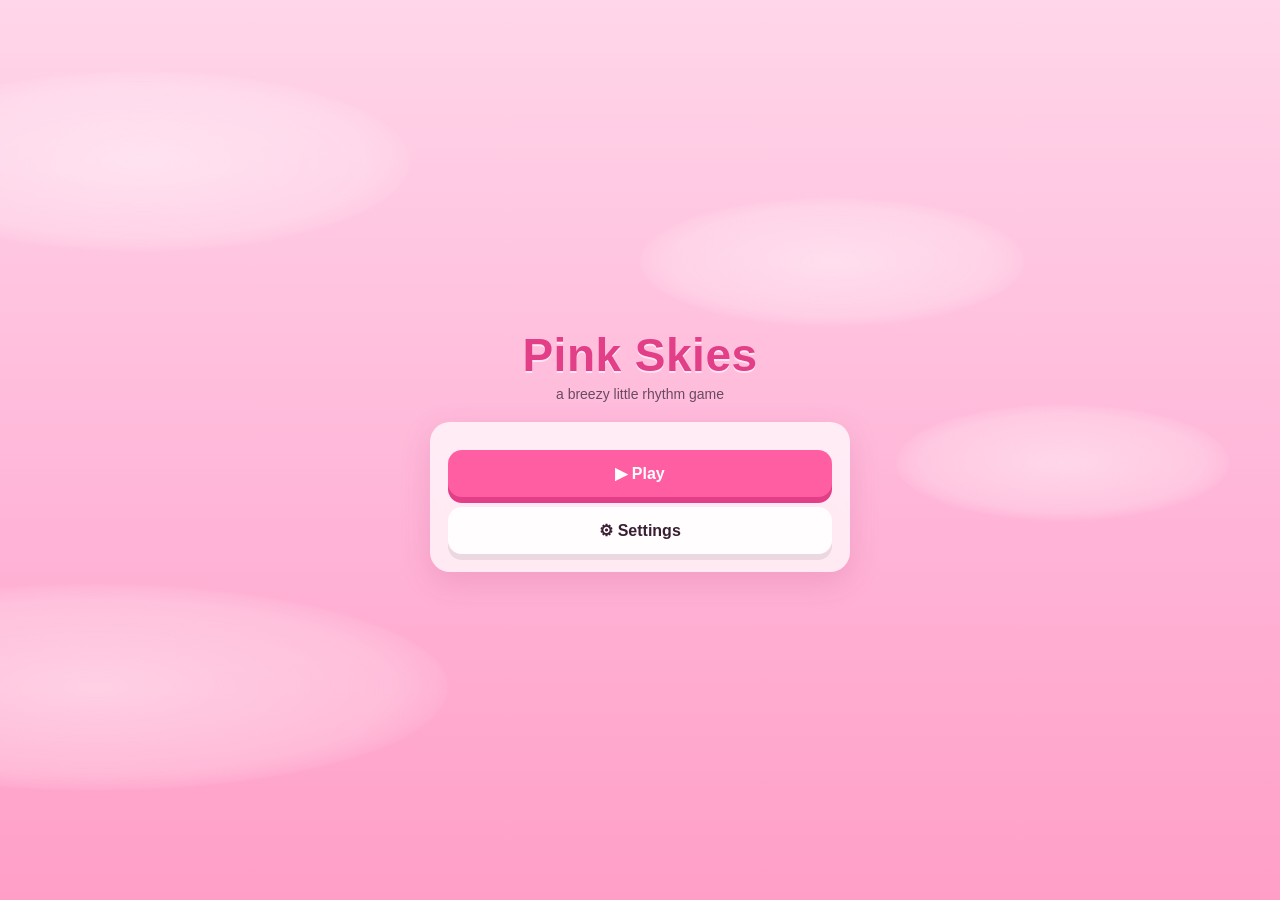
<file: index.html>
<!DOCTYPE html>
<html lang="en">
<head>
<meta charset="UTF-8">
<meta name="viewport" content="width=device-width, initial-scale=1, viewport-fit=cover, user-scalable=no">
<title>Pink Skies</title>
<link rel="stylesheet" href="style.css">
</head>
<body>
<div id="app">
  <div class="cloud-field" aria-hidden="true">
    <div class="cloud c1"></div>
    <div class="cloud c2"></div>
    <div class="cloud c3"></div>
    <div class="cloud c4"></div>
  </div>

  <!-- ===================== TITLE / MENU ===================== -->
  <section id="menu-screen" class="screen">
    <h1 class="title">Pink Skies</h1>
    <p class="subtitle">a breezy little rhythm game</p>
    <div class="panel">
      <button class="btn block" data-go="stage-select">▶ Play</button>
      <button class="btn secondary block" data-go="settings-screen">⚙ Settings</button>
    </div>
  </section>

  <!-- ===================== STAGE SELECT ===================== -->
  <section id="stage-select" class="screen hidden">
    <h1 class="title" style="font-size:28px;">Select Stage</h1>
    <div class="panel">
      <div class="stage-list" data-stage-list></div>
      <div class="btn-row">
        <button class="btn secondary block" data-go="menu-screen">Back</button>
        <button class="btn block" data-action="play-selected">Play</button>
      </div>
    </div>
  </section>

  <!-- ===================== SETTINGS ===================== -->
  <section id="settings-screen" class="screen hidden">
    <h1 class="title" style="font-size:28px;">Settings</h1>
    <div class="panel">
      <div class="settings-row">
        <label>Note Speed</label>
        <input type="range" min="0" max="4" step="1" data-setting="noteSpeedIndex">
        <span data-speed-label style="min-width:84px; text-align:right; font-size:12px;"></span>
      </div>
      <div class="settings-row">
        <label>Volume</label>
        <input type="range" min="0" max="1" step="0.05" data-setting="volume">
      </div>
      <div class="settings-row">
        <label>Difficulty</label>
        <select data-setting="difficulty">
          <option value="easy">Easy</option>
          <option value="normal">Normal</option>
          <option value="hard">Hard</option>
        </select>
      </div>
      <div class="settings-row">
        <label>Visual Effects</label>
        <label class="toggle"><input type="checkbox" data-setting="effects"><span class="slider"></span></label>
      </div>
      <div class="settings-row">
        <label>Orientation</label>
        <select data-setting="orientationLock">
          <option value="auto">Auto</option>
          <option value="portrait">Portrait</option>
          <option value="landscape">Landscape</option>
        </select>
      </div>
      <button class="btn secondary block" data-go="menu-screen">Back</button>
    </div>
  </section>

  <!-- ===================== GAMEPLAY ===================== -->
  <section id="game-screen" class="screen hidden">
    <div class="game-root" data-game-root>
      <audio data-audio preload="auto"></audio>
      <div class="hud-top">
        <div class="hud-score-block">
          <div class="hud-score" data-score>000000</div>
          <div class="hud-combo"><span data-combo>0</span> combo</div>
        </div>
        <div class="hud-progress">
          <div class="hud-progress-bar"><div class="hud-progress-fill" data-progress-fill></div></div>
          <div class="hud-progress-text" data-progress-text>READY</div>
        </div>
        <div class="hud-controls">
          <button class="icon-btn" data-action="pause">⏸</button>
        </div>
      </div>
      <div class="playfield-wrap" data-fx-host>
        <div class="playfield" data-field>
          <div class="lane-lines"><div class="lane"></div><div class="lane"></div><div class="lane"></div><div class="lane"></div></div>
          <div class="notes-layer" data-notes></div>
          <div class="hit-line"></div>
          <div class="judge-text" data-judge></div>
        </div>
      </div>
      <div class="pause-overlay hidden" data-pause-overlay>
        <div class="panel">
          <h1 class="title" style="font-size:26px;">Paused</h1>
          <button class="btn block" data-action="resume">▶ Resume</button>
          <button class="btn secondary block" data-action="retry">⟲ Retry</button>
          <button class="btn secondary block" data-action="exit-to-menu">Exit</button>
        </div>
      </div>
    </div>
  </section>

  <!-- ===================== RESULTS ===================== -->
  <section id="result-screen" class="screen hidden">
    <div class="panel">
      <div class="rank-badge" data-rank>S</div>
      <div class="new-best hidden" data-new-best>★ New Best! ★</div>
      <div class="result-grid">
        <div class="result-stat"><div class="value" data-final-score>0</div><div class="label">SCORE</div></div>
        <div class="result-stat"><div class="value" data-accuracy>0%</div><div class="label">ACCURACY</div></div>
        <div class="result-stat"><div class="value" data-hit-count>0</div><div class="label">HITS</div></div>
        <div class="result-stat"><div class="value" data-miss-count>0</div><div class="label">MISSES</div></div>
        <div class="result-stat"><div class="value" data-best-combo>0</div><div class="label">BEST COMBO</div></div>
      </div>
      <div class="btn-row">
        <button class="btn secondary block" data-action="result-retry">⟲ Retry</button>
        <button class="btn block" data-action="result-menu">Menu</button>
      </div>
    </div>
  </section>
</div>

<script src="engine/storage.js"></script>
<script src="engine/audio.js"></script>
<script src="engine/pattern-library.js"></script>
<script src="engine/beat-analyser.js"></script>
<script src="engine/chart-generator.js"></script>
<script src="engine/input.js"></script>
<script src="engine/effects.js"></script>
<script src="engine/game.js"></script>
<script src="app.js"></script>
</body>
</html>
</file>
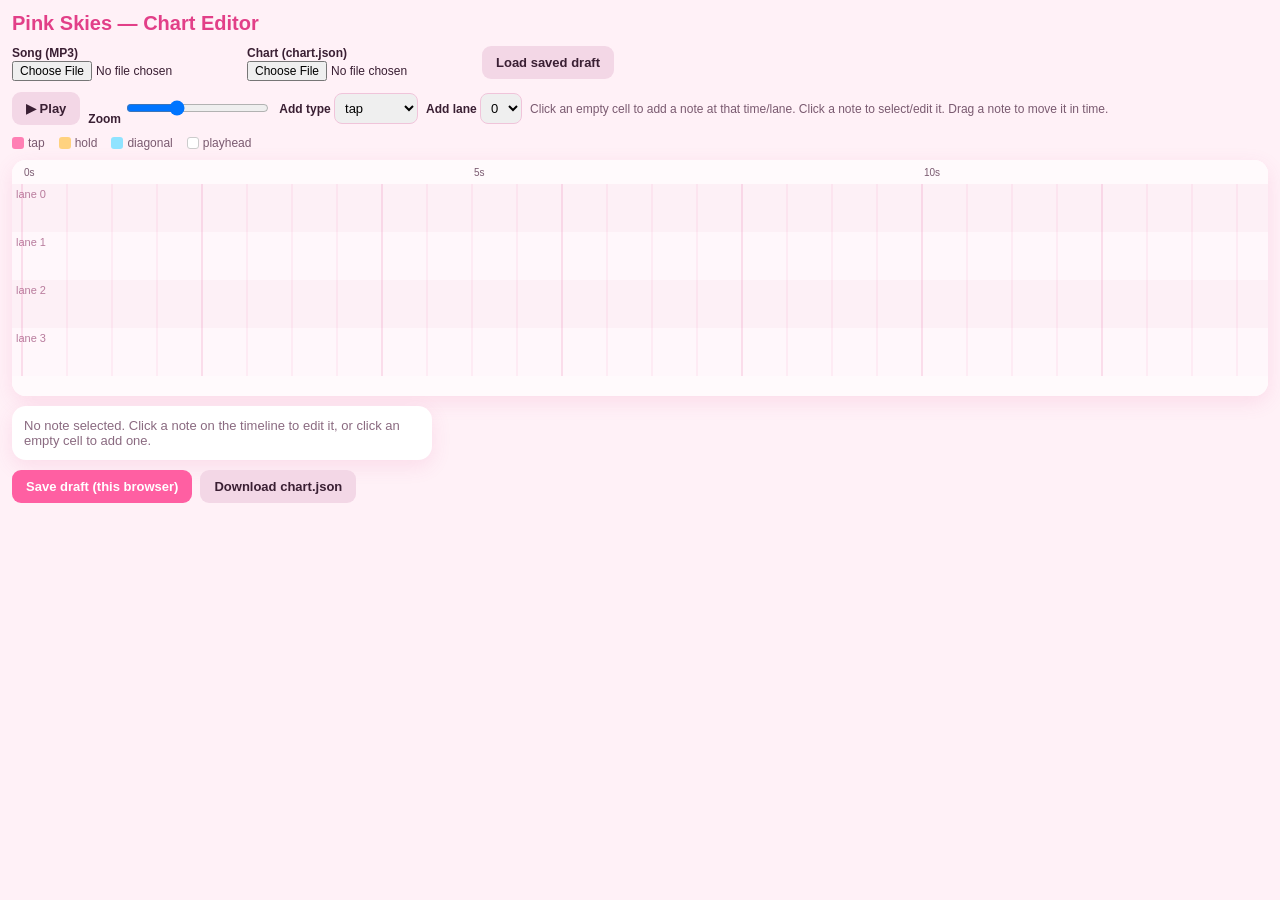
<file: tools/chart-editor.html>
<!DOCTYPE html>
<html lang="en">
<head>
<meta charset="UTF-8">
<meta name="viewport" content="width=device-width, initial-scale=1">
<title>Pink Skies — Chart Editor</title>
<style>
  :root { --pink:#ff5fa2; --pink-deep:#e23f88; --bg:#fff1f7; --ink:#3a1f33; }
  * { box-sizing: border-box; }
  body { font-family: -apple-system, Roboto, Arial, sans-serif; background: var(--bg); color: var(--ink); margin:0; padding: 12px; }
  h1 { color: var(--pink-deep); font-size: 20px; margin: 0 0 8px; }
  .toolbar { display:flex; flex-wrap: wrap; gap: 8px; align-items: center; margin-bottom: 10px; }
  .toolbar label { font-size: 12px; font-weight: 600; }
  input[type="file"] { font-size: 12px; }
  button {
    background: var(--pink); color: white; border: none; padding: 9px 14px; border-radius: 9px;
    font-weight: 700; cursor: pointer; font-size: 13px;
  }
  button.secondary { background: #f3d7e6; color: var(--ink); }
  button.danger { background: #ff5f6d; }
  select, input[type="number"], input[type="range"] { padding: 6px; border-radius: 8px; border: 1px solid #f0c4da; font-size: 13px; }
  #timelineWrap { overflow-x: auto; background: white; border-radius: 14px; box-shadow: 0 6px 20px rgba(226,63,136,0.12); margin-bottom: 10px; }
  canvas { display: block; touch-action: pan-x; }
  #inspector { background: white; border-radius: 14px; padding: 12px; box-shadow: 0 6px 20px rgba(226,63,136,0.12); max-width: 420px; }
  #inspector .row { display:flex; align-items:center; gap: 8px; margin-bottom: 8px; }
  #inspector .row label { width: 90px; font-size: 12px; font-weight: 600; }
  .empty-hint { color: #8a6a80; font-size: 13px; }
  .legend { display:flex; gap: 14px; font-size: 12px; color: #7a5a70; margin: 6px 0 10px; flex-wrap: wrap; }
  .legend span { display:inline-flex; align-items:center; gap:4px; }
  .swatch { width: 12px; height: 12px; border-radius: 3px; display:inline-block; }
</style>
</head>
<body>
  <h1>Pink Skies — Chart Editor</h1>

  <div class="toolbar">
    <div><label>Song (MP3)</label><br><input type="file" id="songFile" accept="audio/*"></div>
    <div><label>Chart (chart.json)</label><br><input type="file" id="chartFile" accept="application/json"></div>
    <button id="loadDraftBtn" class="secondary">Load saved draft</button>
  </div>
  <div class="toolbar">
    <button id="playBtn" class="secondary">▶ Play</button>
    <label>Zoom <input type="range" id="zoom" min="20" max="240" value="90"></label>
    <label>Add type
      <select id="addType">
        <option value="tap">tap</option>
        <option value="hold">hold</option>
        <option value="diagonal">diagonal</option>
      </select>
    </label>
    <label>Add lane
      <select id="addLane"><option>0</option><option>1</option><option>2</option><option>3</option></select>
    </label>
    <span style="font-size:12px;color:#7a5a70;">Click an empty cell to add a note at that time/lane. Click a note to select/edit it. Drag a note to move it in time.</span>
  </div>
  <div class="legend">
    <span><i class="swatch" style="background:#ff7fb4"></i>tap</span>
    <span><i class="swatch" style="background:#ffd27f"></i>hold</span>
    <span><i class="swatch" style="background:#8fe3ff"></i>diagonal</span>
    <span><i class="swatch" style="background:#ffffff;border:1px solid #ccc"></i>playhead</span>
  </div>

  <div id="timelineWrap"><canvas id="timeline" height="220"></canvas></div>

  <div id="inspector">
    <div id="noInspector" class="empty-hint">No note selected. Click a note on the timeline to edit it, or click an empty cell to add one.</div>
    <div id="noteFields" style="display:none;">
      <div class="row"><label>Time (s)</label><input type="number" id="fTime" step="0.01"></div>
      <div class="row"><label>Lane</label>
        <select id="fLane"><option>0</option><option>1</option><option>2</option><option>3</option></select></div>
      <div class="row"><label>Type</label>
        <select id="fType"><option value="tap">tap</option><option value="hold">hold</option><option value="diagonal">diagonal</option></select></div>
      <div class="row" id="durationRow"><label>Duration (s)</label><input type="number" id="fDuration" step="0.05" min="0.1"></div>
      <div class="row" id="cornerRow"><label>Corner</label>
        <select id="fCorner"><option value="ul">upper-left</option><option value="ur">upper-right</option><option value="dl">lower-left</option><option value="dr">lower-right</option></select></div>
      <div class="row">
        <button id="applyBtn">Apply</button>
        <button id="deleteBtn" class="danger">Delete</button>
      </div>
    </div>
  </div>

  <div class="toolbar" style="margin-top:10px;">
    <button id="saveDraftBtn">Save draft (this browser)</button>
    <button id="downloadBtn" class="secondary">Download chart.json</button>
    <span id="status" style="font-size:12px;color:#7a5a70;"></span>
  </div>

<audio id="audio" preload="auto"></audio>
<script src="../engine/storage.js"></script>
<script>
(function () {
  const canvas = document.getElementById('timeline');
  const ctx = canvas.getContext('2d');
  const audio = document.getElementById('audio');
  const LANES = 4;
  const LANE_H = 48;
  const TOP_PAD = 24;

  let chart = { version: 1, songId: 'stage-002', bpm: 120, beatOffset: 0, duration: 60, generated: 'manual', notes: [] };
  let pxPerSec = Number(document.getElementById('zoom').value);
  let selected = null;
  let dragging = null;
  let playing = false;
  let rafId = 0;

  function songId() {
    const params = new URLSearchParams(location.search);
    return params.get('songId') || chart.songId || 'stage-002';
  }

  function setStatus(s) { document.getElementById('status').textContent = s; }

  function totalWidth() { return Math.max(canvas.clientWidth, (chart.duration || 60) * pxPerSec + 80); }

  function resizeCanvas() {
    canvas.width = totalWidth();
    canvas.height = TOP_PAD + LANES * LANE_H + 20;
    draw();
  }

  function timeToX(t) { return t * pxPerSec + 10; }
  function xToTime(x) { return Math.max(0, (x - 10) / pxPerSec); }
  function laneToY(lane) { return TOP_PAD + lane * LANE_H; }
  function yToLane(y) { return Math.max(0, Math.min(LANES - 1, Math.floor((y - TOP_PAD) / LANE_H))); }

  const COLORS = { tap: '#ff7fb4', hold: '#ffd27f', diagonal: '#8fe3ff' };

  function draw() {
    const w = canvas.width, h = canvas.height;
    ctx.clearRect(0, 0, w, h);
    ctx.fillStyle = '#fffafc';
    ctx.fillRect(0, 0, w, h);

    // lane rows
    for (let l = 0; l < LANES; l++) {
      ctx.fillStyle = l % 2 === 0 ? '#fdf0f6' : '#fff7fb';
      ctx.fillRect(0, laneToY(l), w, LANE_H);
      ctx.fillStyle = '#b87b9c';
      ctx.font = '11px sans-serif';
      ctx.fillText('lane ' + l, 4, laneToY(l) + 14);
    }

    // beat grid
    if (chart.bpm) {
      const beatSec = 60 / chart.bpm;
      ctx.strokeStyle = 'rgba(226,63,136,0.12)';
      ctx.lineWidth = 1;
      let i = 0;
      for (let t = chart.beatOffset || 0; t < (chart.duration || 60); t += beatSec, i++) {
        const x = timeToX(t);
        ctx.beginPath();
        ctx.moveTo(x, TOP_PAD);
        ctx.lineTo(x, TOP_PAD + LANES * LANE_H);
        ctx.strokeStyle = (i % 4 === 0) ? 'rgba(226,63,136,0.28)' : 'rgba(226,63,136,0.12)';
        ctx.stroke();
      }
    }

    // time ruler
    ctx.fillStyle = '#7a5a70';
    ctx.font = '10px sans-serif';
    for (let t = 0; t < (chart.duration || 60); t += 5) {
      const x = timeToX(t);
      ctx.fillText(t.toFixed(0) + 's', x + 2, TOP_PAD - 8);
    }

    // notes
    for (const n of chart.notes) {
      const x = timeToX(n.time);
      const y = laneToY(n.lane) + 6;
      const noteH = LANE_H - 12;
      ctx.fillStyle = COLORS[n.type] || '#ccc';
      if (n.type === 'hold') {
        const width = Math.max(10, n.duration * pxPerSec);
        ctx.fillRect(x, y, width, noteH);
        ctx.strokeStyle = '#d99a2b'; ctx.strokeRect(x, y, width, noteH);
      } else {
        ctx.beginPath();
        ctx.arc(x, y + noteH / 2, noteH / 2, 0, Math.PI * 2);
        ctx.fill();
        if (n.type === 'diagonal') {
          ctx.fillStyle = '#2d9fc4'; ctx.font = '10px sans-serif';
          ctx.fillText((n.corner || '').toUpperCase(), x - 8, y + noteH / 2 + 3);
        }
      }
      if (selected === n) {
        ctx.strokeStyle = '#3a1f33'; ctx.lineWidth = 2;
        ctx.strokeRect(x - 2, y - 2, (n.type === 'hold' ? Math.max(10, n.duration * pxPerSec) : noteH) + 4, noteH + 4);
      }
    }

    // playhead
    if (audio.duration) {
      const x = timeToX(audio.currentTime);
      ctx.strokeStyle = '#3a1f33';
      ctx.lineWidth = 2;
      ctx.beginPath();
      ctx.moveTo(x, 0); ctx.lineTo(x, h);
      ctx.stroke();
    }
  }

  function noteAt(x, y) {
    const t = xToTime(x), lane = yToLane(y);
    for (const n of chart.notes) {
      if (n.lane !== lane) continue;
      const nx = n.time;
      const width = (n.type === 'hold' ? n.duration : (LANE_H - 12) / pxPerSec);
      if (t >= nx - 0.05 && t <= nx + Math.max(width, 0.12)) return n;
    }
    return null;
  }

  function selectNote(n) {
    selected = n;
    const has = !!n;
    document.getElementById('noInspector').style.display = has ? 'none' : 'block';
    document.getElementById('noteFields').style.display = has ? 'block' : 'none';
    if (has) {
      document.getElementById('fTime').value = n.time.toFixed(3);
      document.getElementById('fLane').value = String(n.lane);
      document.getElementById('fType').value = n.type;
      document.getElementById('fDuration').value = n.duration || 0.5;
      document.getElementById('fCorner').value = n.corner || 'ul';
      document.getElementById('durationRow').style.display = n.type === 'hold' ? 'flex' : 'none';
      document.getElementById('cornerRow').style.display = n.type === 'diagonal' ? 'flex' : 'none';
    }
    draw();
  }

  document.getElementById('fType').addEventListener('change', () => {
    const t = document.getElementById('fType').value;
    document.getElementById('durationRow').style.display = t === 'hold' ? 'flex' : 'none';
    document.getElementById('cornerRow').style.display = t === 'diagonal' ? 'flex' : 'none';
  });

  document.getElementById('applyBtn').addEventListener('click', () => {
    if (!selected) return;
    selected.time = Number(document.getElementById('fTime').value) || 0;
    selected.lane = Number(document.getElementById('fLane').value) || 0;
    selected.type = document.getElementById('fType').value;
    if (selected.type === 'hold') selected.duration = Number(document.getElementById('fDuration').value) || 0.5;
    else delete selected.duration;
    if (selected.type === 'diagonal') selected.corner = document.getElementById('fCorner').value;
    else delete selected.corner;
    chart.notes.sort((a, b) => a.time - b.time);
    draw();
  });
  document.getElementById('deleteBtn').addEventListener('click', () => {
    if (!selected) return;
    chart.notes = chart.notes.filter(n => n !== selected);
    selectNote(null);
  });

  let pointerDownInfo = null;
  canvas.addEventListener('pointerdown', (e) => {
    const rect = canvas.getBoundingClientRect();
    const x = e.clientX - rect.left, y = e.clientY - rect.top;
    const hit = noteAt(x, y);
    if (hit) {
      selectNote(hit);
      dragging = hit;
      pointerDownInfo = { x, time: hit.time };
    } else {
      const t = xToTime(x), lane = yToLane(y);
      const type = document.getElementById('addType').value;
      const note = { id: 'n' + Date.now().toString(36), time: Math.round(t * 1000) / 1000, lane, type };
      if (type === 'hold') note.duration = 0.5;
      if (type === 'diagonal') note.corner = 'ul';
      chart.notes.push(note);
      chart.notes.sort((a, b) => a.time - b.time);
      selectNote(note);
      // seek playhead for convenience
      if (audio.duration) audio.currentTime = Math.min(audio.duration, t);
    }
  });
  canvas.addEventListener('pointermove', (e) => {
    if (!dragging || !pointerDownInfo) return;
    const rect = canvas.getBoundingClientRect();
    const x = e.clientX - rect.left;
    const dt = (x - pointerDownInfo.x) / pxPerSec;
    dragging.time = Math.max(0, Math.round((pointerDownInfo.time + dt) * 1000) / 1000);
    draw();
  });
  window.addEventListener('pointerup', () => {
    if (dragging) {
      chart.notes.sort((a, b) => a.time - b.time);
      if (selected === dragging) document.getElementById('fTime').value = dragging.time.toFixed(3);
    }
    dragging = null; pointerDownInfo = null;
  });
  // click on ruler area (above lanes) seeks playback
  canvas.addEventListener('dblclick', (e) => {
    const rect = canvas.getBoundingClientRect();
    const x = e.clientX - rect.left;
    if (audio.duration) audio.currentTime = Math.min(audio.duration, xToTime(x));
  });

  document.getElementById('zoom').addEventListener('input', (e) => {
    pxPerSec = Number(e.target.value);
    resizeCanvas();
  });

  document.getElementById('songFile').addEventListener('change', (e) => {
    const f = e.target.files && e.target.files[0];
    if (!f) return;
    audio.src = URL.createObjectURL(f);
    audio.addEventListener('loadedmetadata', () => {
      if (!chart.duration || chart.duration < 1) chart.duration = audio.duration;
      resizeCanvas();
    }, { once: true });
  });

  document.getElementById('chartFile').addEventListener('change', (e) => {
    const f = e.target.files && e.target.files[0];
    if (!f) return;
    const reader = new FileReader();
    reader.onload = () => {
      try {
        const loaded = JSON.parse(reader.result);
        chart = Object.assign({ notes: [] }, loaded);
        setStatus('Loaded chart with ' + chart.notes.length + ' notes.');
        resizeCanvas();
      } catch (err) {
        alert('Could not parse that chart.json: ' + err.message);
      }
    };
    reader.readAsText(f);
  });

  document.getElementById('loadDraftBtn').addEventListener('click', async () => {
    const id = songId();
    const draft = await PinkStorage.loadChartDraft(id);
    if (!draft) { alert('No saved draft found for songId "' + id + '" in this browser.'); return; }
    chart = draft;
    setStatus('Loaded draft "' + id + '" with ' + chart.notes.length + ' notes.');
    resizeCanvas();
  });

  document.getElementById('saveDraftBtn').addEventListener('click', async () => {
    const ok = await PinkStorage.saveChartDraft(chart.songId || songId(), chart);
    setStatus(ok ? 'Draft saved to this browser.' : 'Could not save draft (IndexedDB unavailable).');
  });

  document.getElementById('downloadBtn').addEventListener('click', () => {
    chart.notes.forEach((n, i) => { n.id = 'n' + String(i).padStart(4, '0'); });
    const blob = new Blob([JSON.stringify(chart, null, 1)], { type: 'application/json' });
    const a = document.createElement('a');
    a.href = URL.createObjectURL(blob);
    a.download = 'chart.json';
    a.click();
  });

  document.getElementById('playBtn').addEventListener('click', () => {
    if (!audio.src) { alert('Load a song first.'); return; }
    if (playing) { audio.pause(); playing = false; document.getElementById('playBtn').textContent = '▶ Play'; }
    else { audio.play(); playing = true; document.getElementById('playBtn').textContent = '⏸ Pause'; }
  });
  audio.addEventListener('ended', () => { playing = false; document.getElementById('playBtn').textContent = '▶ Play'; });

  function tick() {
    draw();
    rafId = requestAnimationFrame(tick);
  }

  // try to auto-load a draft for the songId in the URL, if present
  (async function init() {
    const id = songId();
    chart.songId = id;
    const draft = await PinkStorage.loadChartDraft(id);
    if (draft) { chart = draft; setStatus('Auto-loaded draft for "' + id + '".'); }
    resizeCanvas();
    tick();
  })();

  window.addEventListener('resize', resizeCanvas);
})();
</script>
</body>
</html>
</file>
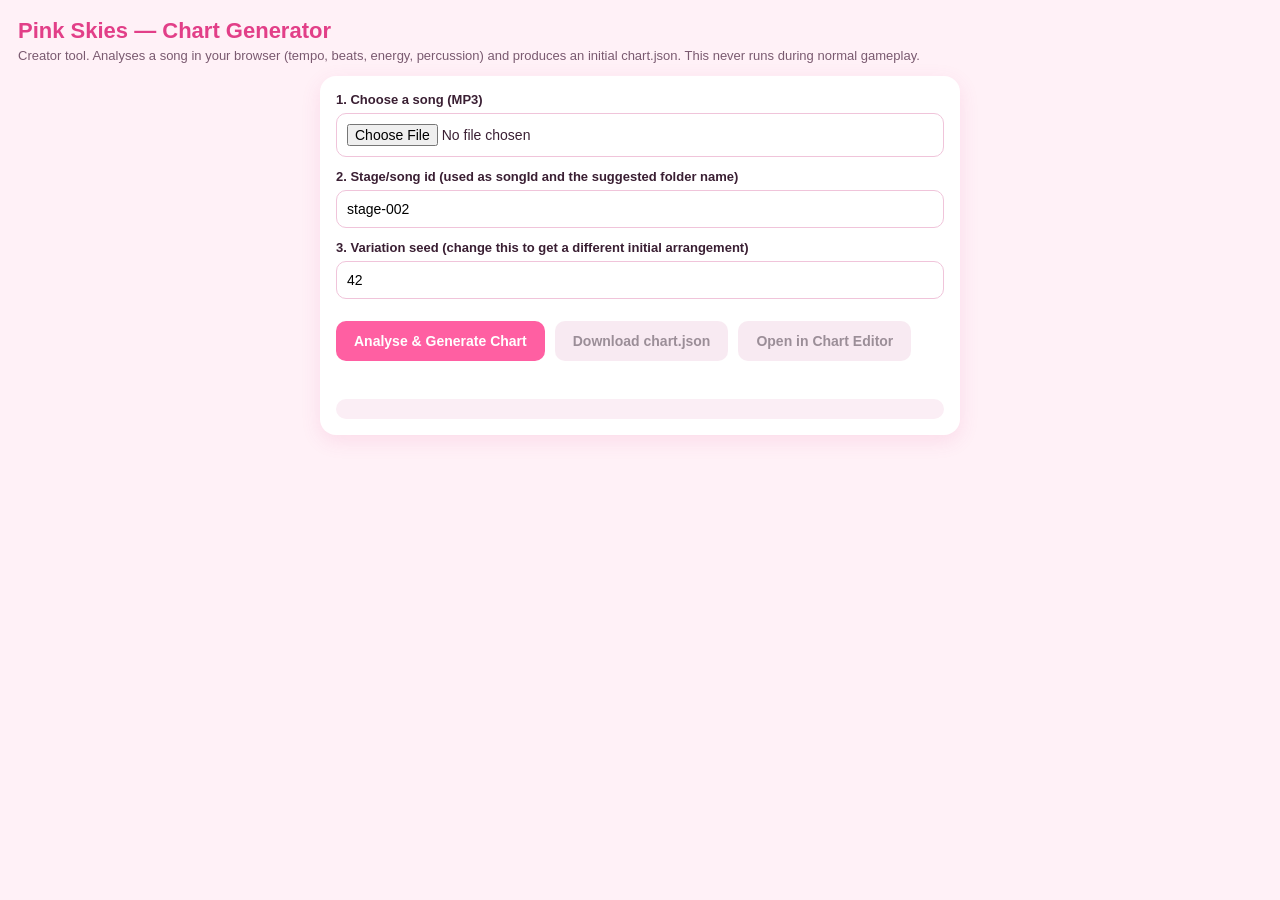
<file: tools/chart-generator.html>
<!DOCTYPE html>
<html lang="en">
<head>
<meta charset="UTF-8">
<meta name="viewport" content="width=device-width, initial-scale=1">
<title>Pink Skies — Chart Generator</title>
<style>
  :root { --pink:#ff5fa2; --pink-deep:#e23f88; --bg:#fff1f7; --ink:#3a1f33; }
  * { box-sizing: border-box; }
  body { font-family: -apple-system, Roboto, Arial, sans-serif; background: var(--bg); color: var(--ink); margin:0; padding: 18px; }
  h1 { color: var(--pink-deep); font-size: 22px; margin: 0 0 4px; }
  p.sub { color: #7a5a70; margin-top:0; font-size: 13px; }
  .panel { background: white; border-radius: 16px; padding: 16px; max-width: 640px; margin: 0 auto 16px; box-shadow: 0 6px 20px rgba(226,63,136,0.12); }
  label { font-weight: 600; font-size: 13px; display:block; margin-bottom:6px; }
  input[type="file"], input[type="text"], input[type="number"] {
    width: 100%; padding: 10px; border-radius: 10px; border: 1px solid #f0c4da; margin-bottom: 12px; font-size: 14px;
  }
  button {
    background: var(--pink); color: white; border: none; padding: 12px 18px; border-radius: 10px;
    font-weight: 700; cursor: pointer; font-size: 14px;
  }
  button.secondary { background: #f3d7e6; color: var(--ink); }
  button:disabled { opacity: 0.5; cursor: default; }
  #progress { font-size: 13px; color: #7a5a70; margin: 10px 0; min-height: 18px; }
  #log { font-family: monospace; font-size: 12px; background: #fbeef5; border-radius: 10px; padding: 10px; max-height: 160px; overflow-y: auto; white-space: pre-wrap; }
  .stat-row { display:flex; gap: 10px; flex-wrap: wrap; margin: 10px 0; }
  .stat { background: #fbeef5; border-radius: 10px; padding: 8px 12px; font-size: 13px; }
  .stat b { color: var(--pink-deep); display:block; font-size: 16px; }
  canvas { width: 100%; height: 120px; background: #fbeef5; border-radius: 10px; display:block; }
  .note { font-size: 12px; color: #8a6a80; margin-top: 8px; }
</style>
</head>
<body>
  <h1>Pink Skies — Chart Generator</h1>
  <p class="sub">Creator tool. Analyses a song in your browser (tempo, beats, energy, percussion) and produces an initial chart.json. This never runs during normal gameplay.</p>

  <div class="panel">
    <label for="songFile">1. Choose a song (MP3)</label>
    <input type="file" id="songFile" accept="audio/*">

    <label for="songId">2. Stage/song id (used as songId and the suggested folder name)</label>
    <input type="text" id="songId" value="stage-002" placeholder="e.g. stage-002">

    <label for="seed">3. Variation seed (change this to get a different initial arrangement)</label>
    <input type="number" id="seed" value="42">

    <div class="stat-row">
      <button id="analyseBtn">Analyse &amp; Generate Chart</button>
      <button id="downloadBtn" class="secondary" disabled>Download chart.json</button>
      <button id="editBtn" class="secondary" disabled>Open in Chart Editor</button>
    </div>
    <div id="progress"></div>
    <div id="log"></div>
  </div>

  <div class="panel" id="resultsPanel" style="display:none;">
    <div class="stat-row">
      <div class="stat"><b id="statBpm">—</b>BPM</div>
      <div class="stat"><b id="statDuration">—</b>Duration (s)</div>
      <div class="stat"><b id="statBeats">—</b>Beats</div>
      <div class="stat"><b id="statNotes">—</b>Notes</div>
    </div>
    <canvas id="energyCanvas" width="640" height="120"></canvas>
    <p class="note">Energy curve across the song (used to pick pattern families — low/low-med/med-high/high). Open the Chart Editor next to fine-tune individual notes.</p>
  </div>

<script src="../engine/storage.js"></script>
<script src="../engine/pattern-library.js"></script>
<script src="../engine/beat-analyser.js"></script>
<script src="../engine/chart-generator.js"></script>
<script>
(function () {
  const logEl = document.getElementById('log');
  const progEl = document.getElementById('progress');
  function log(msg) { logEl.textContent += msg + '\n'; logEl.scrollTop = logEl.scrollHeight; }

  let lastChart = null;
  let lastAnalysis = null;

  document.getElementById('analyseBtn').addEventListener('click', async () => {
    const fileInput = document.getElementById('songFile');
    const file = fileInput.files && fileInput.files[0];
    if (!file) { alert('Choose an MP3 first.'); return; }
    const songId = document.getElementById('songId').value.trim() || 'stage-002';
    const seed = Number(document.getElementById('seed').value) || 42;

    document.getElementById('analyseBtn').disabled = true;
    document.getElementById('downloadBtn').disabled = true;
    document.getElementById('editBtn').disabled = true;
    progEl.textContent = 'Decoding audio…';
    logEl.textContent = '';

    try {
      const t0 = performance.now();
      const analysis = await PinkBeatAnalyser.analyseFile(file, {
        targetSr: 22050,
        onProgress: (p) => { progEl.textContent = 'Analysing spectrum… ' + Math.round(p * 100) + '%'; },
      });
      lastAnalysis = analysis;
      log(`Decoded + analysed in ${((performance.now() - t0) / 1000).toFixed(1)}s`);
      log(`Estimated BPM: ${analysis.bpm.toFixed(2)}  |  Beat offset: ${analysis.beatOffset.toFixed(3)}s`);
      log(`Duration: ${analysis.duration.toFixed(2)}s  |  Beats found: ${analysis.beats.length}  |  Onsets: ${analysis.onsets.length}`);

      progEl.textContent = 'Assigning patterns…';
      const chart = PinkChartGenerator.generateChart(analysis, { songId, seed });
      lastChart = chart;
      log(`Generated ${chart.notes.length} notes.`);
      const counts = {};
      chart.notes.forEach(n => counts[n.type] = (counts[n.type] || 0) + 1);
      log('Note type breakdown: ' + JSON.stringify(counts));

      document.getElementById('statBpm').textContent = analysis.bpm.toFixed(1);
      document.getElementById('statDuration').textContent = analysis.duration.toFixed(1);
      document.getElementById('statBeats').textContent = analysis.beats.length;
      document.getElementById('statNotes').textContent = chart.notes.length;
      document.getElementById('resultsPanel').style.display = 'block';
      drawEnergyCurve(analysis);

      progEl.textContent = 'Done.';
      document.getElementById('downloadBtn').disabled = false;
      document.getElementById('editBtn').disabled = false;

      // Save a draft into IndexedDB too, so the editor can pick it up directly.
      await PinkStorage.saveChartDraft(songId, chart);
    } catch (err) {
      console.error(err);
      log('ERROR: ' + (err && err.message ? err.message : err));
      progEl.textContent = 'Failed — see log.';
    } finally {
      document.getElementById('analyseBtn').disabled = false;
    }
  });

  document.getElementById('downloadBtn').addEventListener('click', () => {
    if (!lastChart) return;
    const blob = new Blob([JSON.stringify(lastChart, null, 1)], { type: 'application/json' });
    const a = document.createElement('a');
    a.href = URL.createObjectURL(blob);
    a.download = 'chart.json';
    a.click();
  });

  document.getElementById('editBtn').addEventListener('click', () => {
    if (!lastChart) return;
    const songId = document.getElementById('songId').value.trim() || 'stage-002';
    window.location.href = 'chart-editor.html?songId=' + encodeURIComponent(songId);
  });

  function drawEnergyCurve(analysis) {
    const canvas = document.getElementById('energyCanvas');
    const ctx = canvas.getContext('2d');
    const w = canvas.width, h = canvas.height;
    ctx.clearRect(0, 0, w, h);
    const beats = analysis.beats;
    if (!beats.length) return;
    const maxE = Math.max(...beats.map(b => b.energy)) || 1;
    ctx.beginPath();
    beats.forEach((b, i) => {
      const x = (i / (beats.length - 1)) * w;
      const y = h - (b.energy / maxE) * (h - 10) - 5;
      if (i === 0) ctx.moveTo(x, y); else ctx.lineTo(x, y);
    });
    ctx.strokeStyle = '#e23f88';
    ctx.lineWidth = 2;
    ctx.stroke();
    // level bands as background shading
    const colors = ['#ffe3ef', '#ffd0e3', '#ffb8d6', '#ff9fc7'];
    beats.forEach((b, i) => {
      const x = (i / beats.length) * w;
      ctx.fillStyle = colors[b.level] + '55';
      ctx.fillRect(x, 0, w / beats.length + 1, h);
    });
    // redraw the line on top
    ctx.beginPath();
    beats.forEach((b, i) => {
      const x = (i / (beats.length - 1)) * w;
      const y = h - (b.energy / maxE) * (h - 10) - 5;
      if (i === 0) ctx.moveTo(x, y); else ctx.lineTo(x, y);
    });
    ctx.stroke();
  }
})();
</script>
</body>
</html>
</file>
<file: style.css>
/* ============================================================
   style.css — Pink Skies Engine
   Theme: pink, breezy sky. Soft clouds, gentle gradients, readable
   on small Android displays, responsive to both orientations.
   ============================================================ */

:root {
  --sky-top: #ffd6ea;
  --sky-mid: #ffb6d8;
  --sky-bottom: #ff9fc7;
  --cloud: rgba(255, 255, 255, 0.55);
  --cloud-soft: rgba(255, 255, 255, 0.28);
  --ink: #3a1f33;
  --ink-soft: #6b4a63;
  --panel: rgba(255, 255, 255, 0.72);
  --panel-strong: rgba(255, 255, 255, 0.9);
  --accent: #ff5fa2;
  --accent-deep: #e23f88;
  --lane-line: rgba(255, 255, 255, 0.45);
  --hit-line: #ffffff;
  --note-tap: #ff7fb4;
  --note-hold: #ffd27f;
  --note-diag: #8fe3ff;
  --gold: #ffcf5c;
  --danger: #ff5f6d;
  --shake-amt: 1;
  color-scheme: light;
}

* { box-sizing: border-box; }

html, body {
  height: 100%;
  margin: 0;
  font-family: -apple-system, BlinkMacSystemFont, 'Segoe UI', Roboto, 'Helvetica Neue', Arial, sans-serif;
  color: var(--ink);
  overflow: hidden;
  background: var(--sky-mid);
}

body {
  padding-top: env(safe-area-inset-top, 0px);
  padding-bottom: env(safe-area-inset-bottom, 0px);
  padding-left: env(safe-area-inset-left, 0px);
  padding-right: env(safe-area-inset-right, 0px);
}

#app {
  position: relative;
  width: 100%;
  height: 100%;
  background: linear-gradient(180deg, var(--sky-top) 0%, var(--sky-mid) 55%, var(--sky-bottom) 100%);
  overflow: hidden;
}

/* ---- soft cloud layer, purely decorative, behind everything ---- */
.cloud-field { position: absolute; inset: 0; z-index: 0; pointer-events: none; overflow: hidden; }
.cloud {
  position: absolute;
  background: radial-gradient(ellipse at center, var(--cloud) 0%, var(--cloud-soft) 60%, transparent 75%);
  border-radius: 50%;
  filter: blur(1px);
  opacity: 0.8;
}
.cloud.c1 { width: 42vw; height: 14vw; top: 8%; left: -10%; animation: drift 46s linear infinite; }
.cloud.c2 { width: 30vw; height: 10vw; top: 22%; left: 50%; animation: drift 62s linear infinite; animation-delay: -10s; }
.cloud.c3 { width: 55vw; height: 16vw; top: 65%; left: -20%; animation: drift 80s linear infinite; animation-delay: -30s; }
.cloud.c4 { width: 26vw; height: 9vw; top: 45%; left: 70%; animation: drift 54s linear infinite; animation-delay: -5s; }
@keyframes drift { from { transform: translateX(0); } to { transform: translateX(140vw); } }

.screen {
  position: absolute; inset: 0;
  display: flex; flex-direction: column; align-items: center; justify-content: center;
  z-index: 1;
  padding: 16px;
}
.screen.hidden { display: none; }

/* ---- typography / buttons shared across screens ---- */
h1.title {
  font-size: clamp(28px, 7vw, 46px);
  margin: 0 0 4px;
  color: var(--accent-deep);
  text-shadow: 0 2px 0 rgba(255,255,255,0.6);
  letter-spacing: 0.5px;
}
.subtitle { color: var(--ink-soft); margin: 0 0 20px; font-size: 14px; text-align: center; }

.panel {
  background: var(--panel);
  backdrop-filter: blur(6px);
  border-radius: 20px;
  padding: 18px;
  width: min(420px, 92vw);
  box-shadow: 0 10px 30px rgba(180, 60, 120, 0.18);
}

.btn {
  display: inline-flex; align-items: center; justify-content: center;
  padding: 14px 22px;
  border-radius: 14px;
  border: none;
  background: var(--accent);
  color: white;
  font-weight: 700;
  font-size: 16px;
  cursor: pointer;
  box-shadow: 0 6px 0 var(--accent-deep);
  transition: transform 0.08s ease;
  touch-action: manipulation;
}
.btn:active { transform: translateY(4px); box-shadow: 0 2px 0 var(--accent-deep); }
.btn.secondary { background: var(--panel-strong); color: var(--ink); box-shadow: 0 6px 0 rgba(0,0,0,0.08); }
.btn.block { width: 100%; margin-top: 10px; }
.btn-row { display: flex; gap: 10px; margin-top: 14px; }

.stage-list { display: flex; flex-direction: column; gap: 10px; max-height: 50vh; overflow-y: auto; }
.stage-card {
  display: flex; justify-content: space-between; align-items: center;
  background: var(--panel-strong); border-radius: 14px; padding: 12px 14px;
  cursor: pointer; border: 2px solid transparent;
}
.stage-card.selected { border-color: var(--accent); }
.stage-card .meta { font-size: 12px; color: var(--ink-soft); }

.settings-row { display: flex; align-items: center; justify-content: space-between; margin: 10px 0; gap: 10px; }
.settings-row label { font-size: 14px; font-weight: 600; }
.settings-row input[type="range"] { flex: 1; accent-color: var(--accent); }
.settings-row select { border-radius: 10px; border: 1px solid rgba(0,0,0,0.1); padding: 6px 8px; }
.toggle { position: relative; width: 44px; height: 26px; }
.toggle input { opacity: 0; width: 0; height: 0; }
.toggle .slider { position: absolute; inset: 0; background: #ddd; border-radius: 26px; transition: 0.15s; cursor: pointer; }
.toggle .slider:before { content: ""; position: absolute; width: 20px; height: 20px; left: 3px; top: 3px; background: white; border-radius: 50%; transition: 0.15s; }
.toggle input:checked + .slider { background: var(--accent); }
.toggle input:checked + .slider:before { transform: translateX(18px); }

/* ============================================================
   GAMEPLAY SCREEN
   ============================================================ */
#game-screen { padding: 0; }

.game-root {
  position: relative;
  width: 100%; height: 100%;
  display: grid;
  grid-template-rows: auto 1fr;
}

.hud-top {
  position: relative;
  z-index: 3;
  display: flex; justify-content: space-between; align-items: flex-start;
  padding: calc(10px + env(safe-area-inset-top, 0px)) 14px 8px;
  background: linear-gradient(180deg, rgba(255,255,255,0.55), transparent);
}
.hud-score-block { display: flex; flex-direction: column; }
.hud-score { font-size: clamp(22px, 5vw, 30px); font-weight: 800; color: var(--ink); font-variant-numeric: tabular-nums; }
.hud-combo { font-size: 13px; font-weight: 700; color: var(--accent-deep); }
.hud-progress { flex: 1; margin: 0 14px; display: flex; flex-direction: column; justify-content: center; }
.hud-progress-bar { height: 6px; background: rgba(255,255,255,0.6); border-radius: 6px; overflow: hidden; }
.hud-progress-fill { height: 100%; background: var(--accent); width: 0%; transition: width 0.1s linear; }
.hud-progress-text { font-size: 11px; color: var(--ink-soft); margin-top: 3px; text-align: center; }
.hud-controls { display: flex; gap: 8px; }
.icon-btn {
  width: 38px; height: 38px; border-radius: 50%; border: none;
  background: var(--panel-strong); font-size: 16px; display: flex; align-items: center; justify-content: center;
  box-shadow: 0 3px 0 rgba(0,0,0,0.08);
}

.playfield-wrap {
  position: relative;
  min-height: 0;
  padding: 0 10px 10px;
}
.playfield {
  position: relative;
  width: 100%; height: 100%;
  background: linear-gradient(180deg, rgba(255,255,255,0.18), rgba(255,255,255,0.05));
  border-radius: 18px;
  overflow: hidden;
  touch-action: none;
}
.lane-lines { position: absolute; inset: 0; display: flex; pointer-events: none; }
.lane-lines .lane { flex: 1; border-right: 1px solid var(--lane-line); }
.lane-lines .lane:last-child { border-right: none; }

.hit-line {
  position: absolute; left: 0; right: 0;
  top: 80%;
  height: 4px;
  background: var(--hit-line);
  box-shadow: 0 0 14px 2px rgba(255,255,255,0.9);
  z-index: 2;
}
.hit-line .lane-pad { position: absolute; top: -14px; width: 100%; height: 32px; }

.notes-layer { position: absolute; inset: 0; z-index: 1; }

/* ---- note shapes ---- */
.note {
  position: absolute;
  will-change: top, left, height, width;
  pointer-events: none;
}
.note-tap, .note-diagonal {
  border-radius: 50%;
  background: radial-gradient(circle at 35% 30%, #fff, var(--note-tap) 55%, var(--accent-deep) 100%);
  box-shadow: 0 3px 8px rgba(226, 63, 136, 0.45);
}
.note-diagonal {
  background: radial-gradient(circle at 35% 30%, #fff, var(--note-diag) 55%, #2d9fc4 100%);
  box-shadow: 0 3px 8px rgba(45, 159, 196, 0.45);
}
.note-diagonal .note-arrow {
  position: absolute; inset: 0; display: flex; align-items: center; justify-content: center;
  font-size: 1.1em; color: white; text-shadow: 0 1px 2px rgba(0,0,0,0.25);
}
.note-hold { border-radius: 12px; overflow: visible; }
.note-hold-body {
  position: absolute; left: 0; right: 0; top: 10px; bottom: 10px;
  background: linear-gradient(180deg, rgba(255,210,127,0.55), rgba(255,210,127,0.85));
  border-left: 3px solid var(--note-hold); border-right: 3px solid var(--note-hold);
}
.note-hold-head, .note-hold-tail {
  position: absolute; left: -10%; width: 120%; height: 20px;
  background: radial-gradient(circle, #fff, var(--note-hold) 60%, #d99a2b 100%);
  border-radius: 10px;
}
.note-hold-head { top: 0; box-shadow: 0 2px 6px rgba(217, 154, 43, 0.5); }
.note-hold-tail { bottom: 0; opacity: 0.85; }
.note.hit { animation: note-pop 0.15s ease-out forwards; }
@keyframes note-pop { to { transform: scale(1.5); opacity: 0; } }

/* ---- feedback FX layer ---- */
.fx-layer { position: absolute; inset: 0; z-index: 4; pointer-events: none; }
.fx-ring {
  position: absolute; width: 10px; height: 10px; margin: -5px;
  border: 3px solid #fff; border-radius: 50%;
  animation: fx-ring-grow 0.38s ease-out forwards;
}
@keyframes fx-ring-grow { from { transform: scale(0.3); opacity: 1; } to { transform: scale(3.4); opacity: 0; } }
.fx-spark {
  position: absolute; width: 6px; height: 6px; margin: -3px;
  background: #fff; border-radius: 50%;
  animation: fx-spark-fly 0.42s ease-out forwards;
}
@keyframes fx-spark-fly {
  from { transform: translate(0,0) scale(1); opacity: 1; }
  to { transform: translate(var(--dx), var(--dy)) scale(0.2); opacity: 0; }
}
.fx-lane-flash {
  position: absolute; top: 0; bottom: 0;
  background: linear-gradient(180deg, transparent, rgba(255,255,255,0.35));
  animation: fx-flash-fade 0.26s ease-out forwards;
}
@keyframes fx-flash-fade { from { opacity: 1; } to { opacity: 0; } }

.fx-miss-flash::after {
  content: ""; position: absolute; inset: 0; background: var(--danger);
  opacity: 0.22; z-index: 5; pointer-events: none;
}
.fx-shake { animation: fx-shake-kf 0.22s ease-in-out; }
@keyframes fx-shake-kf {
  0% { transform: translateX(0); }
  25% { transform: translateX(calc(-6px * var(--shake-amt))); }
  50% { transform: translateX(calc(6px * var(--shake-amt))); }
  75% { transform: translateX(calc(-3px * var(--shake-amt))); }
  100% { transform: translateX(0); }
}

.judge-text {
  position: absolute; left: 50%; top: 18%;
  transform: translateX(-50%);
  font-weight: 800; font-size: clamp(18px, 4.5vw, 26px);
  color: var(--accent-deep);
  text-shadow: 0 2px 0 rgba(255,255,255,0.7);
  z-index: 4; pointer-events: none;
}

/* ---- pause overlay ---- */
.pause-overlay {
  position: absolute; inset: 0; z-index: 10;
  background: rgba(58, 31, 51, 0.55);
  display: flex; align-items: center; justify-content: center;
}
.pause-overlay.hidden { display: none; }

/* ============================================================
   ORIENTATION ADAPTATION
   ============================================================ */
/* Portrait: lanes are narrower, playfield taller; landscape widens
   the playfield and gives more breathing room for diagonal notes. */
@media (orientation: landscape) {
  .playfield-wrap { padding: 0 6vw 10px; }
  .hud-top { padding-left: calc(14px + env(safe-area-inset-left, 0px)); padding-right: calc(14px + env(safe-area-inset-right, 0px)); }
}
@media (orientation: portrait) {
  .playfield-wrap { padding: 0 3vw 10px; }
}

/* ============================================================
   RESULTS SCREEN
   ============================================================ */
.result-grid { display: grid; grid-template-columns: 1fr 1fr; gap: 10px; margin: 14px 0; }
.result-stat { background: var(--panel-strong); border-radius: 12px; padding: 10px; text-align: center; }
.result-stat .value { font-size: 22px; font-weight: 800; color: var(--accent-deep); }
.result-stat .label { font-size: 11px; color: var(--ink-soft); }
.rank-badge {
  font-size: 54px; font-weight: 900; color: var(--gold);
  text-shadow: 0 3px 0 rgba(0,0,0,0.12);
  text-align: center;
}
.new-best { text-align: center; color: var(--accent-deep); font-weight: 700; margin-top: -6px; margin-bottom: 8px; }

.landscape-hint { display: none; font-size: 12px; color: var(--ink-soft); margin-top: 6px; text-align: center; }

/* small-screen tightening */
@media (max-height: 560px) {
  .panel { padding: 12px; }
  .subtitle { margin-bottom: 10px; }
}
</file>
